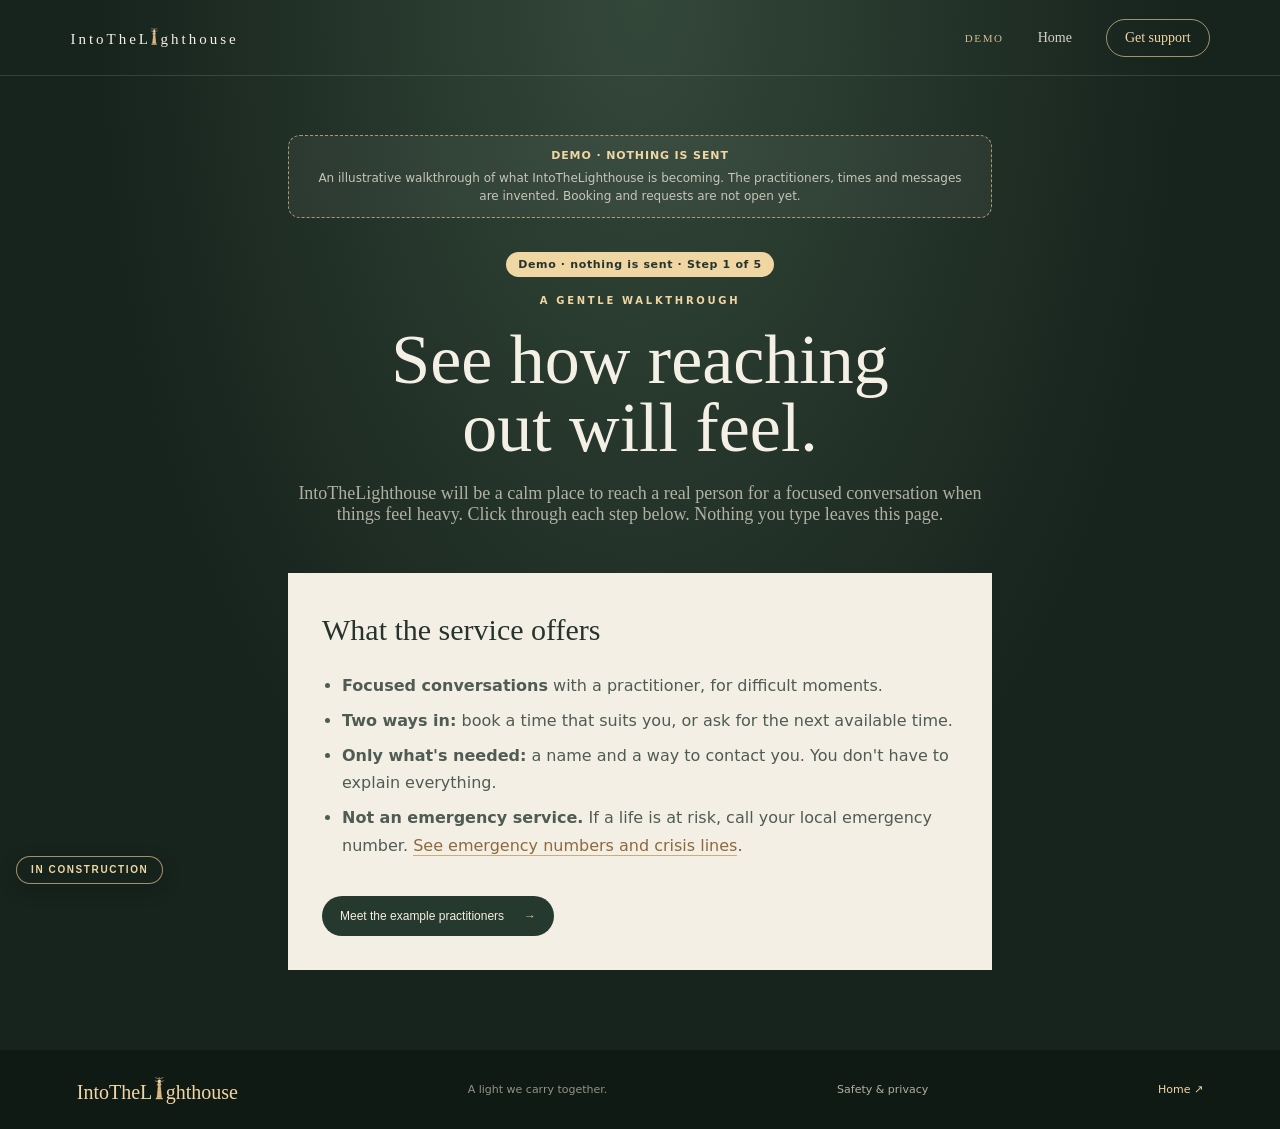
<file: demo/index.html>
<!doctype html><html lang="en"><head><meta charset="utf-8"><meta name="viewport" content="width=device-width,initial-scale=1"><meta name="theme-color" content="#17231d"><meta name="robots" content="noindex, nofollow"><meta name="description" content="Demo walkthrough of the IntoTheLighthouse support journey. Fictional examples; nothing is sent."><title>Demo walkthrough — IntoTheLighthouse</title><link rel="stylesheet" href="../styles.css"><link rel="stylesheet" href="../support.css"><link rel="stylesheet" href="demo.css"></head><body class="support-page demo-page"><header class="topbar"><a class="ecosystem" href="../index.html" aria-label="IntoTheLighthouse"><span class="brand-letters">IntoTheL</span><span class="lighthouse-i" role="img" aria-label="i represented by a lighthouse"><svg viewBox="0 0 44 112" aria-hidden="true" focusable="false"><path class="light-rays" d="M21 8L3 1M23 8L41 1M22 5V0"/><path class="tower" d="M16 39H28L34 104H10L16 39Z"/><path class="tower-detail" d="M16 57H28M14 78H30M12 96H32"/><path class="gallery" d="M12 38H32L29 31H15L12 38Z"/><path class="lantern" d="M16 30V18H28V30M14 18H30L27 13H17L14 18Z"/><path class="lantern-glow" d="M12 21L1 17M32 21L43 17"/><path class="base" d="M7 105H37L40 110H4L7 105Z"/></svg></span><span class="brand-letters">ghthouse</span></a><nav><a class="demo-nav-tag" href="#demo">Demo</a><a href="../index.html">Home</a><a class="active" href="../support.html">Get support</a></nav></header><main class="support-main single-panel demo-main" id="demo"><div class="demo-ribbon" role="note"><strong>Demo · nothing is sent</strong><span>An illustrative walkthrough of what IntoTheLighthouse is becoming. The practitioners, times and messages are invented. Booking and requests are not open yet.</span></div><section class="demo-step" data-step="welcome" aria-labelledby="s-welcome"><p class="demo-badge">Demo · nothing is sent · Step 1 of 5</p><p class="overline">A gentle walkthrough</p><h1 id="s-welcome">See how reaching<br>out will feel.</h1><p class="support-intro">IntoTheLighthouse will be a calm place to reach a real person for a focused conversation when things feel heavy. Click through each step below. Nothing you type leaves this page.</p><div class="setup-panel demo-card"><h2>What the service offers</h2><ul class="demo-points"><li><strong>Focused conversations</strong> with a practitioner, for difficult moments.</li><li><strong>Two ways in:</strong> book a time that suits you, or ask for the next available time.</li><li><strong>Only what's needed:</strong> a name and a way to contact you. You don't have to explain everything.</li><li><strong>Not an emergency service.</strong> If a life is at risk, call your local emergency number. <a href="../safety.html#emergency">See emergency numbers and crisis lines</a>.</li></ul><button class="choice-button" type="button" data-go="practitioners">Meet the example practitioners <span>→</span></button></div></section><section class="demo-step" data-step="practitioners" aria-labelledby="s-practitioners" hidden><p class="demo-badge">Demo · nothing is sent · Step 2 of 5</p><p class="overline">Meet the practitioners</p><h1 id="s-practitioners">Gentle people,<br>ready to listen.</h1><p class="support-intro">These are fictional examples to show how practitioners will be introduced. They are not real people.</p><div class="demo-people" id="demo-people"></div><div class="demo-nav"><button class="demo-back" type="button" data-go="welcome">← Back</button><button class="choice-button" type="button" data-go="choose">Continue <span>→</span></button></div></section><section class="demo-step" data-step="choose" aria-labelledby="s-choose" hidden><p class="demo-badge">Demo · nothing is sent · Step 3 of 5</p><p class="overline">You don't have to figure it all out</p><h1 id="s-choose">How would you like<br>to reach out?</h1><div class="choice-grid"><section class="choice-card"><span class="choice-symbol" aria-hidden="true">◷</span><p class="choice-kicker">PLAN A TIME</p><h2>Book a session</h2><p>Choose a practitioner and a time from their real availability. In this demo, the times are examples.</p><button class="choice-button" type="button" data-go="book">Try booking <span>→</span></button></section><section class="choice-card urgent"><span class="choice-symbol" aria-hidden="true">☼</span><p class="choice-kicker">NEED SUPPORT SOONER?</p><h2>Request the next available time</h2><p>Share the essentials, and the practitioners who are available will be told. In this demo, nothing is sent.</p><button class="choice-button" type="button" data-go="request">Try a request <span>→</span></button></section></div><div class="demo-nav"><button class="demo-back" type="button" data-go="practitioners">← Back</button></div></section><section class="demo-step" data-step="book" aria-labelledby="s-book" hidden><p class="demo-badge">Demo · nothing is sent · Step 4 of 5</p><p class="overline">Book a session (example)</p><h1 id="s-book">Find a time<br>to talk.</h1><form class="request-form demo-form" id="demo-book" novalidate><fieldset class="demo-fieldset"><legend>Who would you like to talk with?</legend><div class="demo-options" id="book-people"></div></fieldset><fieldset class="demo-fieldset"><legend>Example times <span>(invented for this demo)</span></legend><div class="demo-slots" id="book-slots"></div></fieldset><label for="book-name">Your first name</label><input id="book-name" autocomplete="off"><p class="form-note demo-error" id="book-error" role="alert"></p><button class="choice-button submit-button" type="submit">Preview my booking <span>→</span></button><p class="form-note">Demo · nothing is sent. When booking opens, times will come only from each practitioner's real calendar.</p></form><div class="demo-nav"><button class="demo-back" type="button" data-go="choose">← Back</button></div></section><section class="demo-step" data-step="request" aria-labelledby="s-request" hidden><p class="demo-badge">Demo · nothing is sent · Step 4 of 5</p><p class="overline">Request the earliest available support (example)</p><h1 id="s-request">You don't need<br>the perfect words.</h1><form class="request-form demo-form" id="demo-request" novalidate><label for="req-name">Your name</label><input id="req-name" autocomplete="off"><label for="req-method">How should we contact you?</label><select id="req-method"><option>Email</option><option>Phone</option></select><input id="req-contact" autocomplete="off" placeholder="An example email or phone number" aria-label="Contact detail"><label for="req-note">Anything you'd like the practitioner to know? <span>(optional)</span></label><textarea id="req-note" rows="3" placeholder="Share as much or as little as you like."></textarea><label class="consent"><input id="req-consent" type="checkbox"> I agree to be contacted about arranging a support session.</label><p class="form-note demo-error" id="req-error" role="alert"></p><button class="choice-button submit-button" type="submit">Preview my request <span>→</span></button><p class="form-note">Demo · nothing is sent. Please don't type real personal details here.</p></form><div class="demo-nav"><button class="demo-back" type="button" data-go="choose">← Back</button></div></section><section class="demo-step" data-step="done" aria-labelledby="s-done" hidden><p class="demo-badge">Demo · nothing is sent · Step 5 of 5</p><p class="overline">What would happen next</p><h1 id="s-done">Thank you for<br>reaching out.</h1><div class="setup-panel demo-card"><p class="demo-summary" id="demo-summary"></p><h2>In the real service</h2><ol class="demo-points" id="demo-next"></ol><p class="demo-sent"><strong>Demo · nothing is sent.</strong> Nothing was stored or sent, and what you typed has been cleared.</p><div class="demo-nav center"><button class="choice-button" type="button" data-restart>Start the walkthrough again <span>↺</span></button></div></div></section></main><footer><a class="footer-brand" href="../index.html" aria-label="IntoTheLighthouse">IntoTheL<span class="lighthouse-i" role="img" aria-label="i represented by a lighthouse"><svg viewBox="0 0 44 112" aria-hidden="true" focusable="false"><path class="light-rays" d="M21 8L3 1M23 8L41 1M22 5V0"/><path class="tower" d="M16 39H28L34 104H10L16 39Z"/><path class="tower-detail" d="M16 57H28M14 78H30M12 96H32"/><path class="gallery" d="M12 38H32L29 31H15L12 38Z"/><path class="lantern" d="M16 30V18H28V30M14 18H30L27 13H17L14 18Z"/><path class="lantern-glow" d="M12 21L1 17M32 21L43 17"/><path class="base" d="M7 105H37L40 110H4L7 105Z"/></svg></span>ghthouse</a><span>A light we carry together.</span><a class="footer-safety" href="../safety.html">Safety &amp; privacy</a><a href="../index.html">Home ↗</a></footer><script src="demo.js"></script></body></html>
</file>
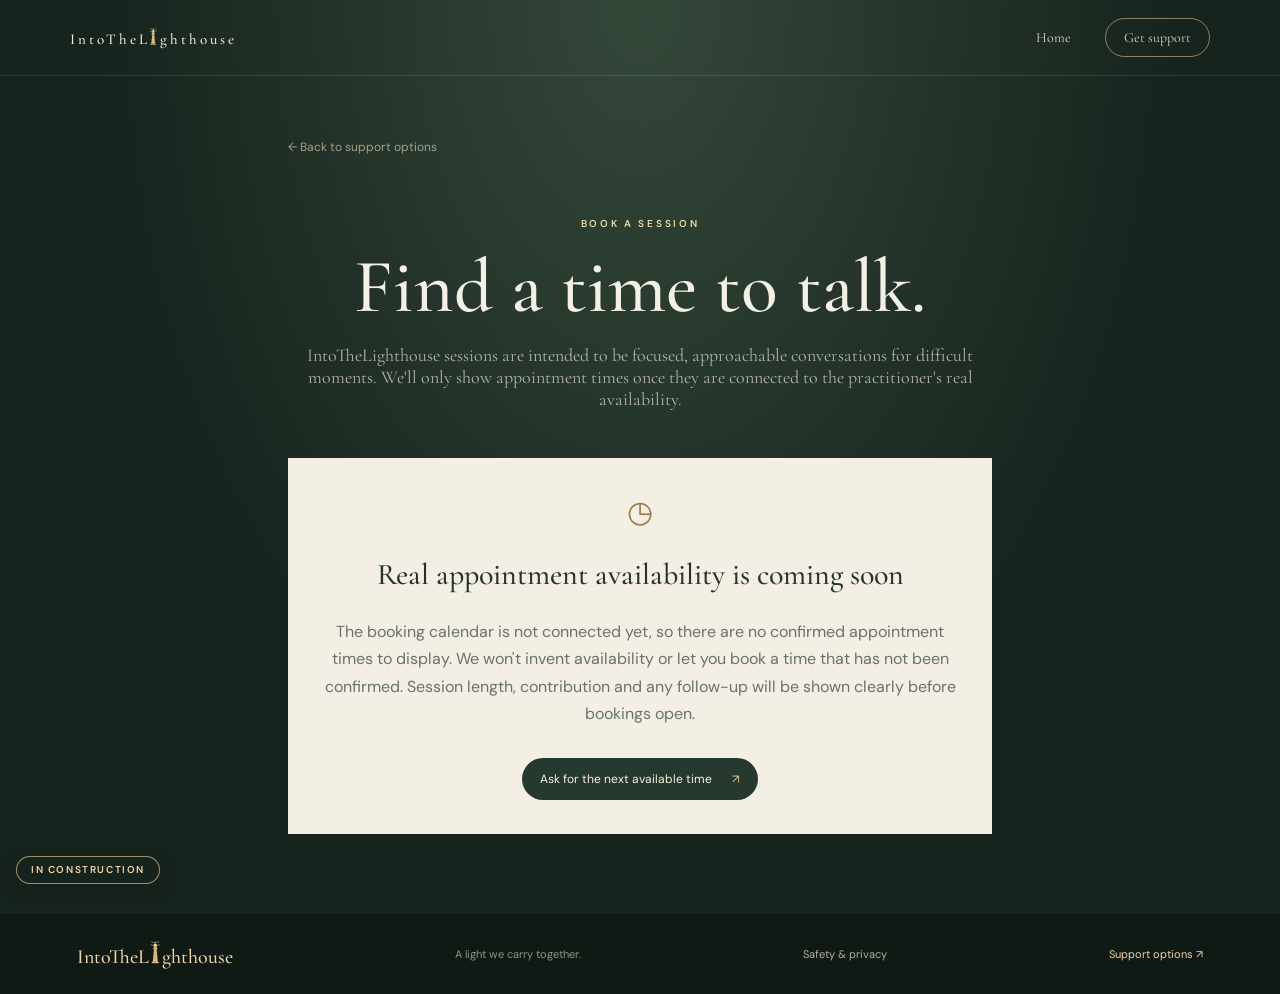
<file: booking.html>
<!doctype html><html lang="en"><head><meta charset="utf-8"><meta name="viewport" content="width=device-width,initial-scale=1"><title>Book a session — IntoTheLighthouse</title><link rel="preconnect" href="https://fonts.googleapis.com"><link rel="preconnect" href="https://fonts.gstatic.com" crossorigin><link href="https://fonts.googleapis.com/css2?family=DM+Sans:wght@400;500;600&family=Cormorant+Garamond:wght@400;500;600&display=swap" rel="stylesheet"><link rel="stylesheet" href="styles.css"><link rel="stylesheet" href="support.css"></head><body class="support-page"><header class="topbar"><a class="ecosystem" href="index.html" aria-label="IntoTheLighthouse"><span class="brand-letters">IntoTheL</span><span class="lighthouse-i" role="img" aria-label="i represented by a lighthouse"><svg viewBox="0 0 44 112" aria-hidden="true" focusable="false"><path class="light-rays" d="M21 8L3 1M23 8L41 1M22 5V0"/><path class="tower" d="M16 39H28L34 104H10L16 39Z"/><path class="tower-detail" d="M16 57H28M14 78H30M12 96H32"/><path class="gallery" d="M12 38H32L29 31H15L12 38Z"/><path class="lantern" d="M16 30V18H28V30M14 18H30L27 13H17L14 18Z"/><path class="lantern-glow" d="M12 21L1 17M32 21L43 17"/><path class="base" d="M7 105H37L40 110H4L7 105Z"/></svg></span><span class="brand-letters">ghthouse</span></a><nav><a href="index.html">Home</a><a href="support.html">Get support</a></nav></header><main class="support-main single-panel"><a class="back-link" href="support.html">← Back to support options</a><p class="overline">Book a session</p><h1>Find a time to talk.</h1><p class="support-intro">IntoTheLighthouse sessions are intended to be focused, approachable conversations for difficult moments. We'll only show appointment times once they are connected to the practitioner's real availability.</p><section class="setup-panel"><span class="choice-symbol">◷</span><h2>Real appointment availability is coming soon</h2><p>The booking calendar is not connected yet, so there are no confirmed appointment times to display. We won't invent availability or let you book a time that has not been confirmed. Session length, contribution and any follow-up will be shown clearly before bookings open.</p><a class="choice-button" href="request.html">Ask for the next available time <span>↗</span></a></section></main><footer><a class="footer-brand" href="index.html" aria-label="IntoTheLighthouse">IntoTheL<span class="lighthouse-i" role="img" aria-label="i represented by a lighthouse"><svg viewBox="0 0 44 112" aria-hidden="true" focusable="false"><path class="light-rays" d="M21 8L3 1M23 8L41 1M22 5V0"/><path class="tower" d="M16 39H28L34 104H10L16 39Z"/><path class="tower-detail" d="M16 57H28M14 78H30M12 96H32"/><path class="gallery" d="M12 38H32L29 31H15L12 38Z"/><path class="lantern" d="M16 30V18H28V30M14 18H30L27 13H17L14 18Z"/><path class="lantern-glow" d="M12 21L1 17M32 21L43 17"/><path class="base" d="M7 105H37L40 110H4L7 105Z"/></svg></span>ghthouse</a><span>A light we carry together.</span><a class="footer-safety" href="safety.html">Safety &amp; privacy</a><a href="support.html">Support options ↗</a></footer></body></html>
</file>
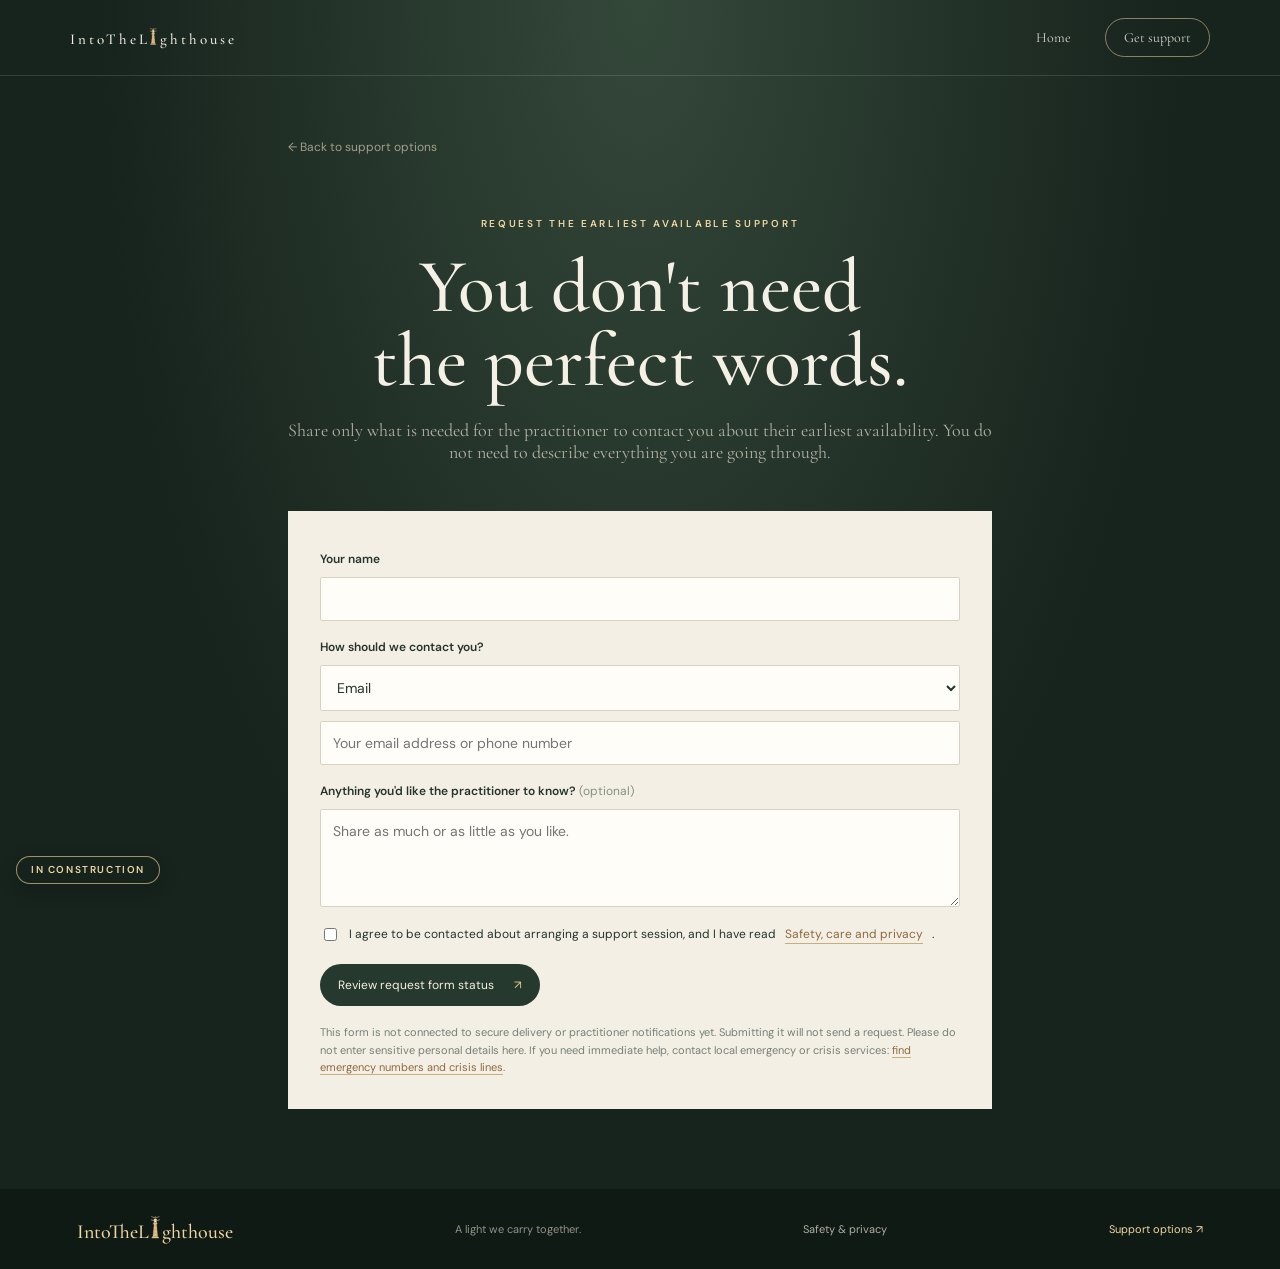
<file: request.html>
<!doctype html><html lang="en"><head><meta charset="utf-8"><meta name="viewport" content="width=device-width,initial-scale=1"><title>Request support — IntoTheLighthouse</title><link rel="preconnect" href="https://fonts.googleapis.com"><link rel="preconnect" href="https://fonts.gstatic.com" crossorigin><link href="https://fonts.googleapis.com/css2?family=DM+Sans:wght@400;500;600&family=Cormorant+Garamond:wght@400;500;600&display=swap" rel="stylesheet"><link rel="stylesheet" href="styles.css"><link rel="stylesheet" href="support.css"></head><body class="support-page"><header class="topbar"><a class="ecosystem" href="index.html" aria-label="IntoTheLighthouse"><span class="brand-letters">IntoTheL</span><span class="lighthouse-i" role="img" aria-label="i represented by a lighthouse"><svg viewBox="0 0 44 112" aria-hidden="true" focusable="false"><path class="light-rays" d="M21 8L3 1M23 8L41 1M22 5V0"/><path class="tower" d="M16 39H28L34 104H10L16 39Z"/><path class="tower-detail" d="M16 57H28M14 78H30M12 96H32"/><path class="gallery" d="M12 38H32L29 31H15L12 38Z"/><path class="lantern" d="M16 30V18H28V30M14 18H30L27 13H17L14 18Z"/><path class="lantern-glow" d="M12 21L1 17M32 21L43 17"/><path class="base" d="M7 105H37L40 110H4L7 105Z"/></svg></span><span class="brand-letters">ghthouse</span></a><nav><a href="index.html">Home</a><a href="support.html">Get support</a></nav></header><main class="support-main single-panel"><a class="back-link" href="support.html">← Back to support options</a><p class="overline">Request the earliest available support</p><h1>You don't need<br>the perfect words.</h1><p class="support-intro">Share only what is needed for the practitioner to contact you about their earliest availability. You do not need to describe everything you are going through.</p><form class="request-form" id="request-form"><label for="name">Your name</label><input id="name" name="name" autocomplete="name" required><label for="method">How should we contact you?</label><select id="method" name="method"><option value="Email">Email</option><option value="Phone">Phone</option></select><input id="contact" name="contact" placeholder="Your email address or phone number" required><label for="message">Anything you'd like the practitioner to know? <span>(optional)</span></label><textarea id="message" name="message" rows="4" placeholder="Share as much or as little as you like."></textarea><div class="form-trap" aria-hidden="true"><label for="website">Leave this empty</label><input id="website" name="website" tabindex="-1" autocomplete="off"></div><label class="consent"><input id="consent" name="consent" type="checkbox" required> I agree to be contacted about arranging a support session, and I have read <a href="safety.html">Safety, care and privacy</a>.</label><button class="choice-button submit-button" type="submit">Review request form status <span>↗</span></button><p class="form-note" id="form-note">This form is not connected to secure delivery or practitioner notifications yet. Submitting it will not send a request. Please do not enter sensitive personal details here. If you need immediate help, contact local emergency or crisis services: <a href="safety.html#emergency">find emergency numbers and crisis lines</a>.</p></form></main><footer><a class="footer-brand" href="index.html" aria-label="IntoTheLighthouse">IntoTheL<span class="lighthouse-i" role="img" aria-label="i represented by a lighthouse"><svg viewBox="0 0 44 112" aria-hidden="true" focusable="false"><path class="light-rays" d="M21 8L3 1M23 8L41 1M22 5V0"/><path class="tower" d="M16 39H28L34 104H10L16 39Z"/><path class="tower-detail" d="M16 57H28M14 78H30M12 96H32"/><path class="gallery" d="M12 38H32L29 31H15L12 38Z"/><path class="lantern" d="M16 30V18H28V30M14 18H30L27 13H17L14 18Z"/><path class="lantern-glow" d="M12 21L1 17M32 21L43 17"/><path class="base" d="M7 105H37L40 110H4L7 105Z"/></svg></span>ghthouse</a><span>A light we carry together.</span><a class="footer-safety" href="safety.html">Safety &amp; privacy</a><a href="support.html">Support options ↗</a></footer><script src="itl-config.js"></script><script src="request.js"></script></body></html>
</file>
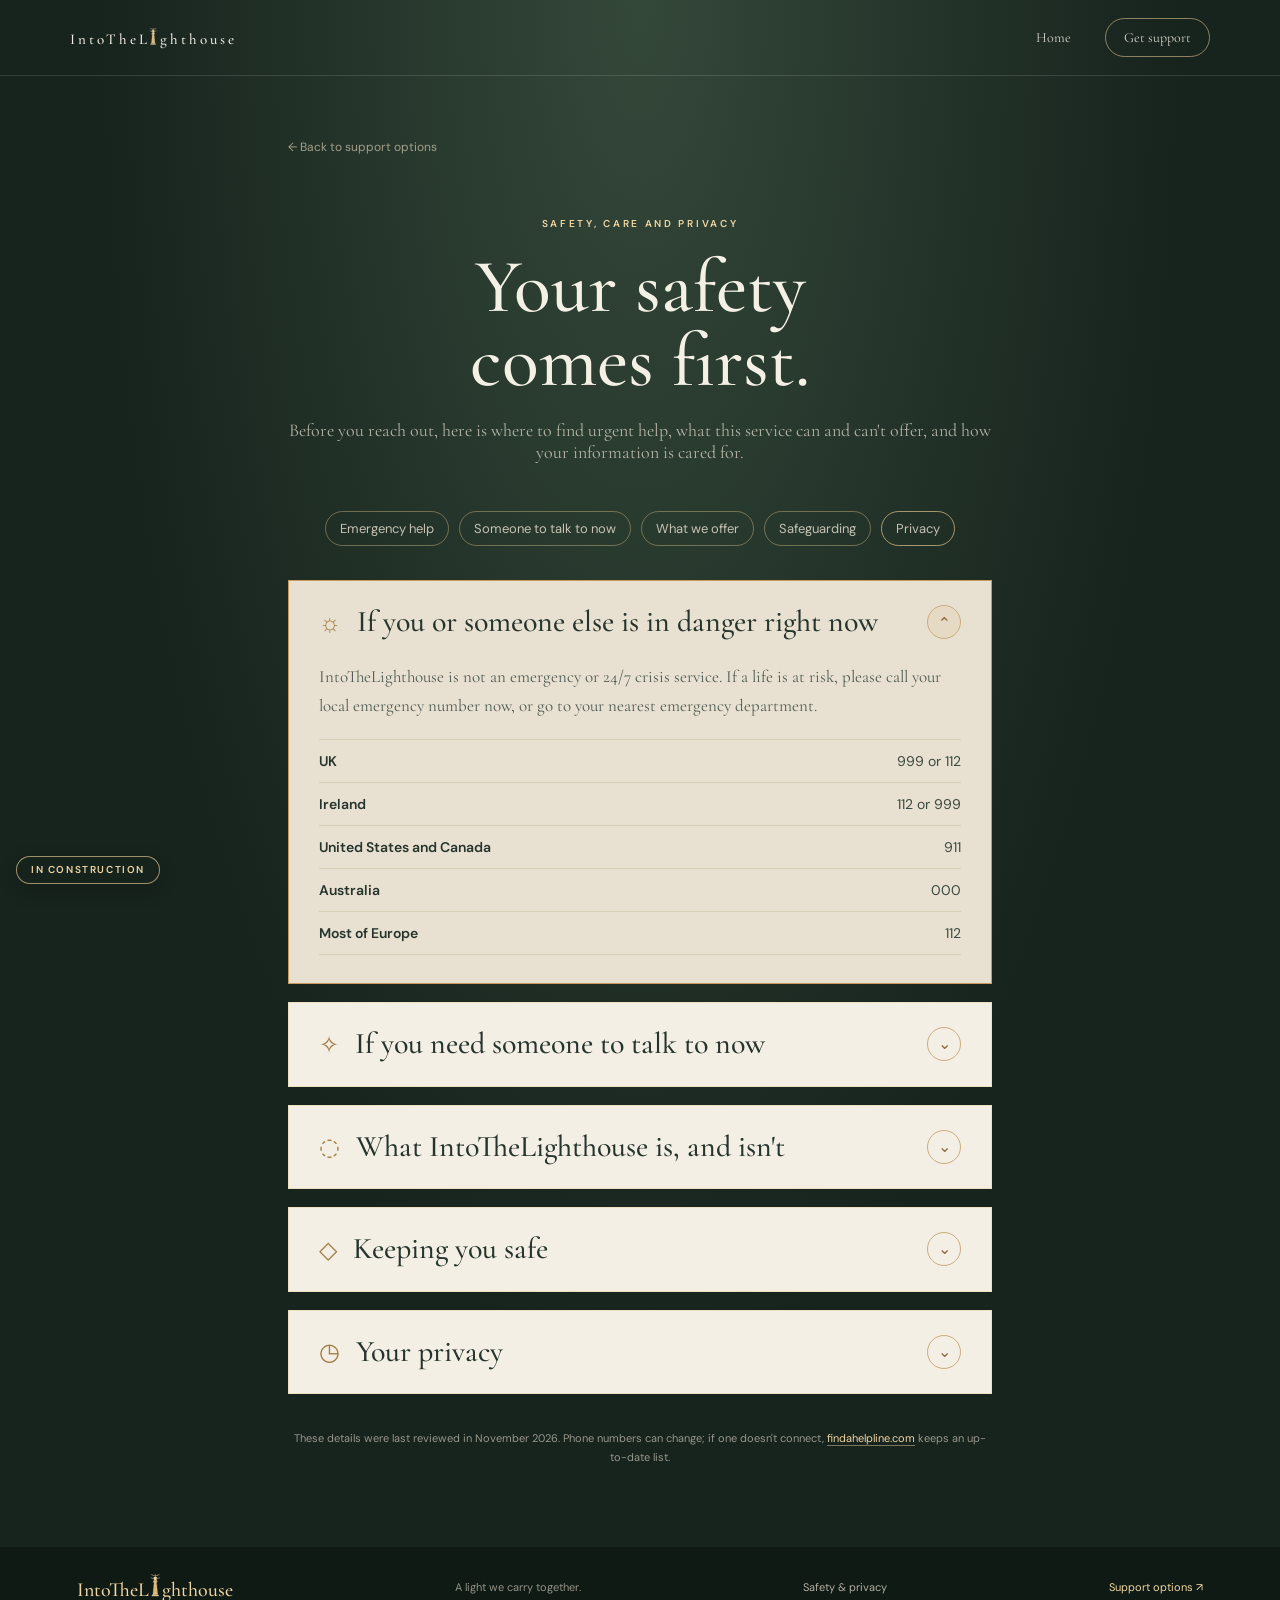
<file: safety.html>
<!doctype html><html lang="en"><head><meta charset="utf-8"><meta name="viewport" content="width=device-width,initial-scale=1"><meta name="description" content="Emergency numbers, free crisis lines, safeguarding and privacy at IntoTheLighthouse."><title>Safety, care and privacy — IntoTheLighthouse</title><link rel="preconnect" href="https://fonts.googleapis.com"><link rel="preconnect" href="https://fonts.gstatic.com" crossorigin><link href="https://fonts.googleapis.com/css2?family=DM+Sans:wght@400;500;600&family=Cormorant+Garamond:wght@400;500;600&display=swap" rel="stylesheet"><link rel="stylesheet" href="styles.css"><link rel="stylesheet" href="support.css"></head><body class="support-page"><header class="topbar"><a class="ecosystem" href="index.html" aria-label="IntoTheLighthouse"><span class="brand-letters">IntoTheL</span><span class="lighthouse-i" role="img" aria-label="i represented by a lighthouse"><svg viewBox="0 0 44 112" aria-hidden="true" focusable="false"><path class="light-rays" d="M21 8L3 1M23 8L41 1M22 5V0"/><path class="tower" d="M16 39H28L34 104H10L16 39Z"/><path class="tower-detail" d="M16 57H28M14 78H30M12 96H32"/><path class="gallery" d="M12 38H32L29 31H15L12 38Z"/><path class="lantern" d="M16 30V18H28V30M14 18H30L27 13H17L14 18Z"/><path class="lantern-glow" d="M12 21L1 17M32 21L43 17"/><path class="base" d="M7 105H37L40 110H4L7 105Z"/></svg></span><span class="brand-letters">ghthouse</span></a><nav><a href="index.html">Home</a><a href="support.html">Get support</a></nav></header><main class="support-main single-panel safety-main"><a class="back-link" href="support.html">← Back to support options</a><p class="overline">Safety, care and privacy</p><h1>Your safety<br>comes first.</h1><p class="support-intro">Before you reach out, here is where to find urgent help, what this service can and can't offer, and how your information is cared for.</p><nav class="safety-contents" aria-label="On this page"><a href="#emergency">Emergency help</a><a href="#crisis-lines">Someone to talk to now</a><a href="#what-itl-is">What we offer</a><a href="#safeguarding">Safeguarding</a><a href="#privacy">Privacy</a></nav><details class="safety-card urgent-card" id="emergency" open><summary><span class="choice-symbol" aria-hidden="true">☼</span><h2 id="emergency-title">If you or someone else is in danger right now</h2><span class="safety-toggle" aria-hidden="true">⌄</span></summary><div class="safety-body"><p>IntoTheLighthouse is not an emergency or 24/7 crisis service. If a life is at risk, please call your local emergency number now, or go to your nearest emergency department.</p><ul class="resource-list"><li><strong>UK</strong><span>999 or 112</span></li><li><strong>Ireland</strong><span>112 or 999</span></li><li><strong>United States and Canada</strong><span>911</span></li><li><strong>Australia</strong><span>000</span></li><li><strong>Most of Europe</strong><span>112</span></li></ul></div></details><details class="safety-card" id="crisis-lines"><summary><span class="choice-symbol" aria-hidden="true">✧</span><h2 id="crisis-title">If you need someone to talk to now</h2><span class="safety-toggle" aria-hidden="true">⌄</span></summary><div class="safety-body"><p>These free, confidential lines are open day and night. You don't need to be in danger to call; feeling overwhelmed is reason enough.</p><ul class="resource-list"><li><strong>UK and Ireland</strong><span>Samaritans: call 116 123</span></li><li><strong>United States</strong><span>988 Suicide &amp; Crisis Lifeline: call or text 988</span></li><li><strong>Canada</strong><span>9-8-8 Suicide Crisis Helpline: call or text 988</span></li><li><strong>Australia</strong><span>Lifeline: call 13 11 14</span></li><li><strong>Anywhere else</strong><span><a href="https://findahelpline.com" rel="noopener">findahelpline.com</a> lists free helplines in many countries</span></li></ul><h3 class="resource-subhead">For children and young people</h3><ul class="resource-list"><li><strong>UK</strong><span>Childline: call 0800 1111</span></li><li><strong>Ireland</strong><span>ISPCC Childline: call 1800 66 66 66</span></li><li><strong>United States</strong><span>988 is for all ages: call or text 988</span></li><li><strong>Canada</strong><span>Kids Help Phone: call 1-800-668-6868 or text CONNECT to 686868</span></li><li><strong>Australia</strong><span>Kids Helpline: call 1800 55 1800</span></li><li><strong>Most of Europe</strong><span>Child helplines: call 116 111</span></li></ul></div></details><details class="safety-card" id="what-itl-is"><summary><span class="choice-symbol" aria-hidden="true">◌</span><h2 id="what-title">What IntoTheLighthouse is, and isn't</h2><span class="safety-toggle" aria-hidden="true">⌄</span></summary><div class="safety-body"><p>IntoTheLighthouse offers focused, human conversations for difficult moments: a calm place to be heard and to find your next step.</p><p>It is not an emergency service, it is not available around the clock, and it does not replace medical care, diagnosis or treatment. If you are already working with a doctor or mental health professional, please keep in touch with them too.</p><p><strong>Who we support.</strong> Adults are welcome. Young people under 18 are welcome too, and are supported only by practitioners who hold the legal qualifications to work with under-18s.</p></div></details><details class="safety-card" id="safeguarding"><summary><span class="choice-symbol" aria-hidden="true">◇</span><h2 id="safeguarding-title">Keeping you safe</h2><span class="safety-toggle" aria-hidden="true">⌄</span></summary><div class="safety-body"><p>What you share in a conversation stays between you and the practitioner.</p><p>There is one exception. If we believe that you, or someone else, especially a child, is at serious risk of harm, we may need to contact emergency or safeguarding services. Wherever it is safe to do so, we will talk with you about it first.</p></div></details><details class="safety-card" id="privacy"><summary><span class="choice-symbol" aria-hidden="true">◷</span><h2 id="privacy-title">Your privacy</h2><span class="safety-toggle" aria-hidden="true">⌄</span></summary><div class="safety-body"><p><strong>Right now, nothing you type here is collected.</strong> The request form is not connected yet, so it does not send or store anything. This site uses no tracking or advertising cookies. Its fonts load from Google Fonts, which means your browser contacts Google's servers to display the text.</p><p>Before bookings or requests open, this page will set out plainly what we collect and why, where it is kept and who can see it, how long we keep it, and how to ask for it to be deleted. We will only ask for what is needed to contact you, and we will never sell your details or use them for marketing.</p><p><strong>Reviews.</strong> If you would like to leave a review of your experience, it is warmly welcome. That is always your own invitation to make: we won't ask you for one or encourage it.</p></div></details><p class="safety-note">These details were last reviewed in November 2026. Phone numbers can change; if one doesn't connect, <a href="https://findahelpline.com" rel="noopener">findahelpline.com</a> keeps an up-to-date list.</p></main><footer><a class="footer-brand" href="index.html" aria-label="IntoTheLighthouse">IntoTheL<span class="lighthouse-i" role="img" aria-label="i represented by a lighthouse"><svg viewBox="0 0 44 112" aria-hidden="true" focusable="false"><path class="light-rays" d="M21 8L3 1M23 8L41 1M22 5V0"/><path class="tower" d="M16 39H28L34 104H10L16 39Z"/><path class="tower-detail" d="M16 57H28M14 78H30M12 96H32"/><path class="gallery" d="M12 38H32L29 31H15L12 38Z"/><path class="lantern" d="M16 30V18H28V30M14 18H30L27 13H17L14 18Z"/><path class="lantern-glow" d="M12 21L1 17M32 21L43 17"/><path class="base" d="M7 105H37L40 110H4L7 105Z"/></svg></span>ghthouse</a><span>A light we carry together.</span><a class="footer-safety" href="safety.html">Safety &amp; privacy</a><a href="support.html">Support options ↗</a></footer><script src="safety.js"></script></body></html>
</file>
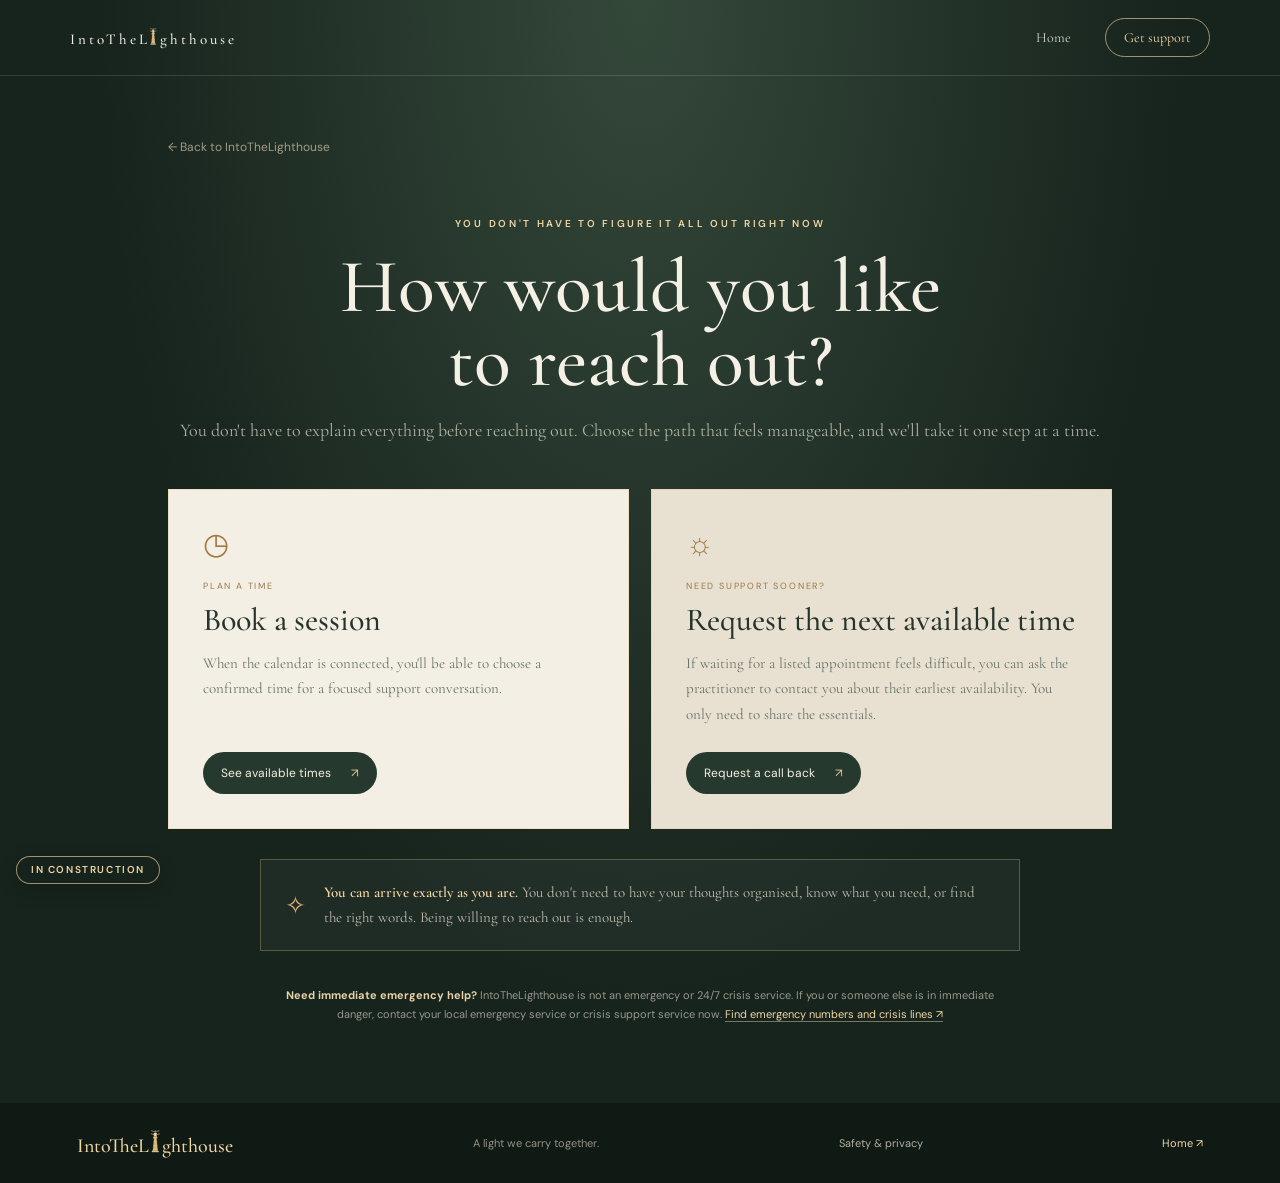
<file: support.html>
<!doctype html>
<html lang="en"><head><meta charset="utf-8"><meta name="viewport" content="width=device-width,initial-scale=1"><meta name="theme-color" content="#17231d"><title>Reach out for support — IntoTheLighthouse</title><link rel="preconnect" href="https://fonts.googleapis.com"><link rel="preconnect" href="https://fonts.gstatic.com" crossorigin><link href="https://fonts.googleapis.com/css2?family=DM+Sans:wght@400;500;600;700&family=Cormorant+Garamond:wght@400;500;600&display=swap" rel="stylesheet"><link rel="stylesheet" href="styles.css"><link rel="stylesheet" href="support.css"></head><body class="support-page"><header class="topbar"><a class="ecosystem" href="index.html" aria-label="IntoTheLighthouse"><span class="brand-letters">IntoTheL</span><span class="lighthouse-i" role="img" aria-label="i represented by a lighthouse"><svg viewBox="0 0 44 112" aria-hidden="true" focusable="false"><path class="light-rays" d="M21 8L3 1M23 8L41 1M22 5V0"/><path class="tower" d="M16 39H28L34 104H10L16 39Z"/><path class="tower-detail" d="M16 57H28M14 78H30M12 96H32"/><path class="gallery" d="M12 38H32L29 31H15L12 38Z"/><path class="lantern" d="M16 30V18H28V30M14 18H30L27 13H17L14 18Z"/><path class="lantern-glow" d="M12 21L1 17M32 21L43 17"/><path class="base" d="M7 105H37L40 110H4L7 105Z"/></svg></span><span class="brand-letters">ghthouse</span></a><nav><a href="index.html">Home</a><a class="active" href="support.html">Get support</a></nav></header><main class="support-main"><a class="back-link" href="index.html">← Back to IntoTheLighthouse</a><p class="overline">You don't have to figure it all out right now</p><h1>How would you like<br>to reach out?</h1><p class="support-intro">You don't have to explain everything before reaching out. Choose the path that feels manageable, and we'll take it one step at a time.</p><div class="choice-grid"><section class="choice-card"><span class="choice-symbol">◷</span><p class="choice-kicker">PLAN A TIME</p><h2>Book a session</h2><p>When the calendar is connected, you'll be able to choose a confirmed time for a focused support conversation.</p><a class="choice-button" href="booking.html">See available times <span>↗</span></a></section><section class="choice-card urgent"><span class="choice-symbol">☼</span><p class="choice-kicker">NEED SUPPORT SOONER?</p><h2>Request the next available time</h2><p>If waiting for a listed appointment feels difficult, you can ask the practitioner to contact you about their earliest availability. You only need to share the essentials.</p><a class="choice-button" href="request.html">Request a call back <span>↗</span></a></section></div><div class="support-reassurance"><span>✧</span><p><strong>You can arrive exactly as you are.</strong> You don't need to have your thoughts organised, know what you need, or find the right words. Being willing to reach out is enough.</p></div><p class="safety-note"><strong>Need immediate emergency help?</strong> IntoTheLighthouse is not an emergency or 24/7 crisis service. If you or someone else is in immediate danger, contact your local emergency service or crisis support service now. <a href="safety.html#emergency">Find emergency numbers and crisis lines ↗</a></p></main><footer><a class="footer-brand" href="index.html" aria-label="IntoTheLighthouse">IntoTheL<span class="lighthouse-i" role="img" aria-label="i represented by a lighthouse"><svg viewBox="0 0 44 112" aria-hidden="true" focusable="false"><path class="light-rays" d="M21 8L3 1M23 8L41 1M22 5V0"/><path class="tower" d="M16 39H28L34 104H10L16 39Z"/><path class="tower-detail" d="M16 57H28M14 78H30M12 96H32"/><path class="gallery" d="M12 38H32L29 31H15L12 38Z"/><path class="lantern" d="M16 30V18H28V30M14 18H30L27 13H17L14 18Z"/><path class="lantern-glow" d="M12 21L1 17M32 21L43 17"/><path class="base" d="M7 105H37L40 110H4L7 105Z"/></svg></span>ghthouse</a><span>A light we carry together.</span><a class="footer-safety" href="safety.html">Safety &amp; privacy</a><a href="index.html">Home ↗</a></footer></body></html>
</file>
<file: styles.css>
:root{--night:#17231d;--night2:#202f27;--cream:#f5f0e5;--gold:#d9b477;--gold2:#f0d6a3;--ink:#25342d;--muted:#6d776e}*{box-sizing:border-box}html{scroll-behavior:smooth}body{margin:0;background:var(--night);color:var(--cream);font-family:"DM Sans",sans-serif}a{color:inherit;text-decoration:none}.topbar{height:76px;position:absolute;z-index:10;inset:0 0 auto;display:flex;align-items:center;justify-content:space-between;padding:0 5.5vw;border-bottom:1px solid #ffffff20}.ecosystem{display:flex;align-items:center;gap:12px;font:500 15px "Cormorant Garamond",serif;letter-spacing:.2em}.sun-mark{font-size:28px;color:var(--gold)}nav{display:flex;align-items:center;gap:34px;font:14px "Cormorant Garamond",serif}nav a{opacity:.85}nav a:hover,nav .active{color:var(--gold2);opacity:1}nav a:last-child{border:1px solid #e7c991aa;border-radius:30px;padding:10px 18px}nav a span{margin-left:8px}.hero{min-height:760px;height:100svh;max-height:980px;position:relative;display:grid;place-items:center;overflow:hidden;background:radial-gradient(ellipse at 66% 28%,#b77e4a 0,#52604d 24%,#26392e 52%,#17231d 80%)}.landscape{position:absolute;inset:0;overflow:hidden;background:linear-gradient(180deg,#6b7370 0%,#c18e62 30%,#435246 58%,#18271f 100%)}.sun{position:absolute;width:190px;height:190px;border-radius:50%;right:19%;top:13%;background:radial-gradient(circle,#fff2c7 0,#f6c879 13%,#e5a65e55 43%,transparent 72%);filter:blur(2px);box-shadow:0 0 100px 45px #efb96b55}.mountain{position:absolute;left:-5%;width:115%;height:55%;bottom:20%;clip-path:polygon(0 70%,12% 42%,20% 56%,35% 20%,47% 53%,61% 15%,72% 48%,85% 24%,100% 61%,100% 100%,0 100%)}.mountain-back{background:linear-gradient(140deg,#4e5b50,#8c795f 48%,#314338);opacity:.9}.mountain-front{bottom:12%;height:48%;clip-path:polygon(0 50%,14% 26%,28% 57%,43% 19%,56% 53%,72% 12%,87% 48%,100% 30%,100% 100%,0 100%);background:linear-gradient(150deg,#35483b,#1c3027 70%)}.mist{position:absolute;inset:43% 0 16%;background:linear-gradient(180deg,transparent,#e7d0a322 20%,#d5d0b31c 50%,transparent);filter:blur(18px)}.forest{position:absolute;bottom:0;left:0;right:0;height:29%;background:linear-gradient(0deg,#111d17 0%,#1c3024dd 62%,transparent);clip-path:polygon(0 33%,3% 10%,5% 40%,8% 4%,11% 42%,14% 13%,18% 44%,21% 6%,24% 42%,27% 16%,31% 45%,35% 8%,39% 40%,43% 15%,47% 48%,52% 8%,56% 43%,60% 11%,64% 48%,69% 5%,73% 40%,77% 12%,81% 45%,85% 6%,89% 43%,93% 14%,97% 42%,100% 10%,100% 100%,0 100%)}.hero-shade{position:absolute;inset:0;background:linear-gradient(90deg,#121d19b8,#17231d65 48%,#17231d36),linear-gradient(0deg,#111d17 0%,transparent 28%,#17231d22 100%)}.hero-content{position:relative;z-index:2;text-align:center;width:min(700px,88vw);padding:100px 0 70px}.hope-emblem{height:110px;display:flex;align-items:center;justify-content:center;position:relative;color:var(--gold2);margin-bottom:6px}.emblem-rays{font-size:80px;text-shadow:0 0 28px #f8d69b}.emblem-hands{position:absolute;top:58px;font-size:68px;transform:rotate(180deg);font-family:serif;text-shadow:0 0 20px #f8d69b}.overline{text-transform:uppercase;letter-spacing:.27em;font-size:10px;color:var(--gold2);font-weight:600}.hero h1{font:500 clamp(64px,10vw,112px)/.9 "Cormorant Garamond",serif;letter-spacing:.09em;margin:18px 0 10px;text-shadow:0 3px 30px #1118}.tagline{font:italic clamp(18px,2.6vw,27px) "Cormorant Garamond",serif;color:#f2e8d4;margin:0}.ornament{display:flex;align-items:center;justify-content:center;gap:13px;color:var(--gold2);margin:22px auto;font-size:19px}.ornament span{height:1px;width:110px;background:linear-gradient(90deg,transparent,var(--gold))}.ornament span:last-child{transform:rotate(180deg)}.intro{max-width:480px;margin:0 auto;color:#f7f1e7e8;font:16px/1.8 "Cormorant Garamond",serif}.primary-button{display:inline-flex;align-items:center;gap:28px;margin-top:27px;padding:15px 30px;border:1px solid #ffe0a3;border-radius:40px;background:linear-gradient(120deg,#d79a4c,#a86b2d);box-shadow:0 0 28px #e5a84d88,inset 0 1px #fff8;color:#fff9ed;font:600 15px "Cormorant Garamond",serif;transition:transform .2s,box-shadow .2s}.primary-button:hover{transform:translateY(-2px);box-shadow:0 0 38px #e5a84dbb}.primary-button span{font-family:sans-serif}.gentle-note{margin:16px 0 0;color:#eee5d1a8;font:italic 13px "Cormorant Garamond",serif}.hero-foot{position:absolute;bottom:25px;left:5.5vw;right:5.5vw;display:flex;justify-content:space-between;color:#f2e8d477;font-size:8px;letter-spacing:.25em}.essentials{background:var(--night);display:grid;grid-template-columns:repeat(4,1fr);padding:58px 7vw 68px;gap:32px}.principle{text-align:center;padding:0 16px;border-right:1px solid #e4c58b38}.principle:last-child{border:0}.principle-icon{color:var(--gold);font-size:30px}.principle h2{font:500 15px "Cormorant Garamond",serif;letter-spacing:.14em;text-transform:uppercase;margin:12px 0}.principle p{font:14px/1.6 "Cormorant Garamond",serif;color:#e9e3d4b8;max-width:230px;margin:auto}.closing{text-align:center;background:linear-gradient(180deg,#f0ebdf,#e7e0d1);color:var(--ink);padding:90px 20px 100px}.closing .overline{color:#9c7847}.closing h2{font:500 clamp(38px,5vw,60px)/1.05 "Cormorant Garamond",serif;margin:18px 0 26px}.text-link{display:inline-block;color:#8d693e;border-bottom:1px solid #b18a56;padding:0 0 9px;font:600 13px "DM Sans",sans-serif}.text-link span{margin-left:14px}footer{display:flex;align-items:center;justify-content:space-between;padding:27px 6vw;background:#101a15;color:#d8d0c0a8;font-size:11px}footer .footer-brand{font:500 20px "Cormorant Garamond",serif;letter-spacing:.18em;color:var(--gold2)}footer a:last-child{color:var(--gold2)}@media(max-width:700px){.topbar{height:68px;padding:0 5vw}.ecosystem{font-size:12px}nav{gap:14px;font-size:12px}nav a:nth-child(2){display:none}nav a:last-child{padding:9px 13px}.hero{min-height:720px}.hero-content{padding-top:95px}.hero h1{font-size:68px}.tagline{font-size:19px}.intro{font-size:15px;max-width:360px}.hero-foot{font-size:7px;letter-spacing:.13em;bottom:17px}.hero-foot span:last-child{display:none}.essentials{grid-template-columns:repeat(2,1fr);padding:42px 5vw;gap:30px 10px}.principle{border:0;padding:0 8px}.principle:nth-child(odd){border-right:1px solid #e4c58b38}.principle p{font-size:13px}footer{gap:14px;flex-wrap:wrap}footer>span{order:3;width:100%}}@media(prefers-reduced-motion:reduce){html{scroll-behavior:auto}*{transition:none!important}}
/* The "i" of "Lighthouse" is a lighthouse: the letter becomes the brand's beacon. */
.itl-wordmark{display:flex;align-items:center;justify-content:center;gap:.015em;white-space:nowrap}
/* "IntoTheLighthouse" is longer than the old wordmark: scale it to fit the hero on every screen width. */
.hero .itl-wordmark{font-size:clamp(30px,9.4vw,76px)}
.lighthouse-i{display:inline-flex;align-items:center;justify-content:center;width:.36em;height:1.02em;margin:0 .025em;vertical-align:middle;transform:translateY(-.025em)}
.lighthouse-i svg{display:block;width:100%;height:100%;overflow:visible}
.lighthouse-i .tower{fill:#d9b477;stroke:#f0d6a3;stroke-width:1.2}
.lighthouse-i .tower-detail,.lighthouse-i .gallery,.lighthouse-i .lantern,.lighthouse-i .base{fill:none;stroke:#f0d6a3;stroke-width:1.8;stroke-linecap:round;stroke-linejoin:round}
.lighthouse-i .gallery,.lighthouse-i .base{fill:#d9b477}
.lighthouse-i .light-rays,.lighthouse-i .lantern-glow{fill:none;stroke:#f0d6a3;stroke-width:1.5;stroke-linecap:round;filter:drop-shadow(0 0 3px #f0d6a3)}
.lighthouse-i .lantern{fill:#f5d99f}
.footer-brand .lighthouse-i{height:1.2em;width:.4em}
@media(max-width:700px){.hero .itl-wordmark{font-size:9.4vw}.lighthouse-i{width:.36em}}

/* Compact header wordmark: lighthouse I slightly taller, with its base aligned to the lettering. */
.ecosystem{align-items:flex-end;gap:.015em;line-height:1}
.ecosystem .lighthouse-i{width:.42em;height:1.55em;margin:0 .015em -.015em;flex:0 0 auto}
.ecosystem .lighthouse-i svg{width:100%;height:100%;overflow:visible}

/* Unified IntoTheLighthouse header symbol across every page: balanced spacing around the lighthouse I. */
.ecosystem{gap:0;letter-spacing:0;align-items:flex-end;line-height:1}
.ecosystem .brand-letters{letter-spacing:.2em}
.ecosystem .lighthouse-i{width:.42em;height:1.55em;margin:0 .12em -.015em;flex:0 0 auto}
.ecosystem .lighthouse-i svg{display:block;width:100%;height:100%;overflow:visible}
@media(max-width:700px){.ecosystem .lighthouse-i{height:1.55em;width:.42em;margin-left:.12em;margin-right:.12em}}
/* Mid-word lighthouse (the "i" of Lighthouse): the letters before it already carry .2em tracking, so space only after it. */
.ecosystem .lighthouse-i{margin-left:0;margin-right:.2em}
/* Baseline alignment (Cassidy, 9 Nov 2026): the lighthouse stands on the same baseline as the letters
   and rises above them, the tallest "letter" in the wordmark. Header, home-page title and footer. */
.itl-wordmark,.ecosystem,body footer .footer-brand{align-items:baseline}
.itl-wordmark .lighthouse-i,.ecosystem .lighthouse-i,body footer .footer-brand .lighthouse-i{height:1.1em;width:.43em;margin-bottom:0;transform:translateY(.022em);vertical-align:baseline}
.itl-wordmark .lighthouse-i{margin-left:.02em;margin-right:.04em}


/* A calm, expandable explanation of the IntoTheLighthouse connection experience. */
.what-to-expect{background:linear-gradient(180deg,#203128 0%,#19271f 100%);padding:76px 8vw 82px;text-align:center;border-top:1px solid #d9b47718;border-bottom:1px solid #d9b47718}
.what-to-expect>.overline{margin:0 0 12px}
.what-to-expect>h2{font:500 clamp(34px,4.5vw,48px)/1.08 "Cormorant Garamond",serif;color:var(--cream);margin:0 0 30px}
.connection-accordion{max-width:900px;margin:0 auto;text-align:left;border:1px solid #d9b47755;border-radius:18px;background:linear-gradient(120deg,#f5f0e509,#d9b47708);box-shadow:0 18px 55px #08120d35;overflow:hidden;transition:border-color .25s,background .25s}
.connection-accordion[open]{border-color:#d9b4779c;background:linear-gradient(120deg,#f5f0e510,#d9b4770d)}
.connection-accordion summary{list-style:none;cursor:pointer;display:flex;align-items:center;gap:20px;padding:23px 26px;min-height:94px;outline:none}
.connection-accordion summary::-webkit-details-marker{display:none}
.connection-accordion summary:focus-visible{outline:2px solid var(--gold2);outline-offset:-5px;border-radius:16px}
.accordion-symbol{width:44px;height:44px;flex:0 0 44px;border:1px solid #d9b47770;border-radius:50%;display:grid;place-items:center;color:var(--gold2);font-size:22px;background:#d9b47710}
.accordion-label{display:grid;gap:5px;flex:1}
.accordion-label strong{font:500 22px "Cormorant Garamond",serif;color:#f4ead7}
.accordion-label small{font:12px/1.5 "DM Sans",sans-serif;color:#e9e3d4a8}
.accordion-toggle{width:34px;height:34px;flex:0 0 34px;border:1px solid #d9b47765;border-radius:50%;display:grid;place-items:center;position:relative;transition:transform .3s,background .3s}
.accordion-toggle span{position:absolute;width:12px;height:1px;background:var(--gold2);transition:transform .3s}
.accordion-toggle span:last-child{transform:rotate(90deg)}
.connection-accordion[open] .accordion-toggle{transform:rotate(180deg);background:#d9b47718}
.connection-accordion[open] .accordion-toggle span:last-child{transform:rotate(0)}
.accordion-content{padding:0 27px 26px;animation:accordion-reveal .35s ease both}
@keyframes accordion-reveal{from{opacity:0;transform:translateY(-7px)}to{opacity:1;transform:translateY(0)}}
.expect-grid{display:grid;grid-template-columns:repeat(3,minmax(0,1fr));gap:0;border-top:1px solid #d9b47735;padding-top:26px}
.expect-grid>div{padding:8px 24px 12px;border-right:1px solid #d9b47730}
.expect-grid>div:first-child{padding-left:0}
.expect-grid>div:last-child{border:0;padding-right:0}
.expect-grid>div>span{font:italic 19px "Cormorant Garamond",serif;color:var(--gold)}
.expect-grid h3{font:500 21px/1.1 "Cormorant Garamond",serif;color:#f1e6d2;margin:13px 0 9px}
.expect-grid p{font:13px/1.75 "DM Sans",sans-serif;color:#e9e3d4b8;margin:0}
.expect-note{max-width:690px;margin:23px auto 0;padding:15px 18px;border-left:2px solid #d9b47780;background:#d9b4770a;text-align:left;color:#e9e3d49c;font:12px/1.7 "DM Sans",sans-serif}
@media(max-width:700px){.what-to-expect{padding:58px 5vw 62px}.what-to-expect>h2{margin-bottom:23px}.connection-accordion summary{gap:13px;padding:18px 16px;min-height:84px}.accordion-symbol{width:38px;height:38px;flex-basis:38px}.accordion-label strong{font-size:19px}.accordion-label small{font-size:11px}.accordion-content{padding:0 17px 19px}.expect-grid{grid-template-columns:1fr;gap:0;padding-top:13px}.expect-grid>div,.expect-grid>div:first-child,.expect-grid>div:last-child{padding:17px 2px;border-right:0;border-bottom:1px solid #d9b47730}.expect-grid>div:last-child{border-bottom:0}.expect-grid h3{margin:7px 0}.expect-note{margin-top:14px;padding:12px;font-size:11px}}
@media(prefers-reduced-motion:reduce){.connection-accordion,.accordion-toggle,.accordion-toggle span{transition:none}.accordion-content{animation:none}}


/* A quieter, human-first practitioner introduction. */
.practitioner-directory{background:#f1ecdf;color:#25342d;padding:78px 8vw 62px}
.practitioner-profile{max-width:980px;margin:0 auto;display:grid;grid-template-columns:minmax(0,1.03fr) minmax(280px,.97fr);align-items:center;gap:clamp(34px,6vw,76px)}
.practitioner-gallery{min-width:0}
.gallery-frame{position:relative;aspect-ratio:4/4.5;max-height:520px;overflow:hidden;border-radius:4px 90px 4px 4px;background:#d9d2c2;box-shadow:0 18px 50px #27382c1c}
.gallery-image{position:absolute;inset:0;width:100%;height:100%;object-fit:cover;object-position:center 38%;opacity:0;transform:scale(1.025);transition:opacity .55s ease,transform 1.1s ease}
.gallery-image.is-active{opacity:1;transform:scale(1)}
.gallery-arrow{position:absolute;top:50%;transform:translateY(-50%);width:38px;height:38px;border:1px solid #fff9;background:#17231d75;color:#fff;border-radius:50%;font:28px/1 "Cormorant Garamond",serif;display:grid;place-items:center;cursor:pointer;backdrop-filter:blur(8px);transition:background .2s}
.gallery-arrow:hover{background:#17231dd9}
.gallery-prev{left:14px}.gallery-next{right:14px}
.gallery-dots{position:absolute;left:0;right:0;bottom:17px;display:flex;justify-content:center;gap:8px}
.gallery-dot{width:7px;height:7px;padding:0;border:1px solid #fff;background:#ffffff70;border-radius:50%;cursor:pointer;transition:width .25s,background .25s}
.gallery-dot.is-active{width:22px;border-radius:8px;background:#fff}
/* "In construction" label (Cassidy, 9 Nov 2026): a small calm note on every page while the service is being built. */
body::after{content:"In construction";position:fixed;left:16px;bottom:16px;z-index:50;padding:7px 14px;border:1px solid #e7c991aa;border-radius:30px;background:#17231de6;color:#f0d6a3;font:600 10px/1.2 "DM Sans",sans-serif;letter-spacing:.16em;text-transform:uppercase;box-shadow:0 6px 18px #08120d40;pointer-events:none}
@media print{body::after{display:none}}
.practitioner-intro{padding:10px 0}
.practitioner-intro .overline{color:#9b784b;margin:0 0 12px}
.practitioner-intro h2{font:500 clamp(38px,4.5vw,54px)/1 "Cormorant Garamond",serif;color:#25342d;margin:0 0 8px}
.practitioner-caption{font:italic 18px "Cormorant Garamond",serif;color:#9b784b;margin:0 0 24px}
.practitioner-intro .practitioner-bio{max-width:390px;font:15px/1.85 "DM Sans",sans-serif;color:#58645b;margin:0 0 27px}
.practitioner-intro .profile-book-button{display:inline-flex;align-items:center;gap:24px;padding:13px 22px;border-radius:30px;background:#263b30;color:#f8f1e4;font:600 13px "DM Sans",sans-serif;transition:background .2s,transform .2s}
.practitioner-intro .profile-book-button:hover{background:#3b5746;transform:translateY(-2px)}
.practitioner-intro .profile-link{display:block;width:max-content;margin-top:17px;color:#8b704b;font:13px "DM Sans",sans-serif;border-bottom:1px solid #bda77e;padding-bottom:5px}
.practitioner-intro .profile-link span{margin-left:8px}
.practitioner-directory .directory-next{max-width:980px;margin:36px auto 0;padding:20px 0 0;border-top:1px solid #25342d20;display:flex;align-items:center;justify-content:space-between;gap:20px}
.practitioner-directory .directory-next p{margin:0;color:#72796f;font:italic 17px "Cormorant Garamond",serif}
.practitioner-directory .next-button{display:inline-flex;align-items:center;gap:12px;padding:10px 0;color:#536b5a;font:600 12px "DM Sans",sans-serif;border-bottom:1px solid #a9b09f}
@media(max-width:720px){.practitioner-directory{padding:56px 6vw 44px}.practitioner-profile{grid-template-columns:1fr;gap:25px;max-width:480px}.gallery-frame{aspect-ratio:4/4.1;max-height:470px;border-top-right-radius:68px}.practitioner-intro{padding:0 2px}.practitioner-intro h2{font-size:43px}.practitioner-intro .practitioner-bio{font-size:14px;margin-bottom:22px}.practitioner-directory .directory-next{max-width:480px;margin-top:29px;align-items:flex-start;flex-direction:column;gap:10px}.practitioner-directory .directory-next p{font-size:16px}}
@media(prefers-reduced-motion:reduce){.gallery-image,.gallery-arrow,.gallery-dot{transition:none}}

/* Footer wordmark: balance the lighthouse between HOPE and UM. */
footer .footer-brand{
  display:inline-flex;
  align-items:flex-end;
  gap:0;
  letter-spacing:0;
  line-height:1;
  white-space:nowrap;
}
footer .footer-brand .lighthouse-i{
  width:.42em;
  height:1.2em;
  margin:0 .12em -.02em;
  flex:0 0 auto;
}
footer .footer-brand .lighthouse-i svg{
  display:block;
  width:100%;
  height:100%;
}

/* Footer link to the Safety, care and privacy page (on every page). */
footer .footer-safety{color:#d8d0c0d0}
footer .footer-safety:hover{color:var(--gold2)}
</file>
<file: support.css>
.support-page{min-height:100vh;background:radial-gradient(ellipse at 50% 0%,#34483a,#17231d 60%)}.support-main{max-width:1000px;margin:auto;padding:135px 28px 80px;min-height:calc(100vh - 130px)}.back-link{display:inline-block;color:#e5d6b7a8;font-size:12px;margin-bottom:52px}.support-main>.overline{text-align:center}.support-main>h1{text-align:center;font:500 clamp(44px,7vw,76px)/.98 "Cormorant Garamond",serif;margin:20px 0}.support-intro{text-align:center;color:#e9e2d3b8;font:18px "Cormorant Garamond",serif;margin-bottom:48px}.choice-grid{display:grid;grid-template-columns:1fr 1fr;gap:22px}.choice-card{background:#f4efe4;color:#25342d;padding:34px;min-height:340px;display:flex;flex-direction:column;align-items:flex-start;border:1px solid #e4c58b66}.choice-card.urgent{background:#e8e0d0}.choice-symbol{font-size:30px;color:#a27a43}.choice-kicker{font-size:9px;letter-spacing:.2em;color:#99774b;margin:17px 0 8px}.choice-card h2{font:500 32px "Cormorant Garamond",serif;margin:0 0 12px}.choice-card>p:not(.choice-kicker){font:15px/1.7 "Cormorant Garamond",serif;color:#68736a;margin:0 0 25px}.choice-button{margin-top:auto;display:inline-flex;gap:20px;align-items:center;background:#26392e;color:#f6efdf;padding:13px 18px;border:0;border-radius:30px;font-size:12px;cursor:pointer}.choice-button span{color:#e6c58d}.safety-note{max-width:740px;margin:35px auto 0;text-align:center;color:#e9e2d39c;font-size:11px;line-height:1.7}.safety-note strong{color:#e9d2a7}.single-panel{max-width:760px}.setup-panel{background:#f4efe4;color:#25342d;padding:34px;text-align:center}.setup-panel h2{font:500 30px "Cormorant Garamond",serif}.setup-panel p{color:#68736a;line-height:1.7}.setup-panel .choice-button{margin-top:15px}.request-form{background:#f4efe4;color:#25342d;padding:32px;display:flex;flex-direction:column;gap:10px}.request-form label{font-size:12px;font-weight:600;margin-top:8px}.request-form label span{font-weight:400;color:#849087}.request-form input:not([type=checkbox]),.request-form select,.request-form textarea{width:100%;border:1px solid #d8d2c5;background:#fffdf8;padding:12px;font:14px "DM Sans",sans-serif;color:#25342d;border-radius:2px}.request-form textarea{resize:vertical}.request-form .consent{display:flex;align-items:flex-start;gap:9px;font-weight:400;line-height:1.5}.submit-button{align-self:flex-start;margin-top:10px;font-family:inherit}.form-note{font-size:11px;line-height:1.6;color:#758078;margin:8px 0 0}.form-warning{color:#8c4e34;font-weight:600}@media(max-width:650px){.support-main{padding:110px 20px 55px}.back-link{margin-bottom:38px}.choice-grid{grid-template-columns:1fr}.choice-card{min-height:300px;padding:28px}.support-intro{font-size:16px}.request-form{padding:22px}}
/* Human introduction and clear expectations */
.practitioner-section{display:grid;grid-template-columns:1.25fr .75fr;gap:8vw;align-items:center;padding:100px max(7vw,24px);background:#f2ecdf;color:#26372e}
.practitioner-copy{max-width:680px}
.practitioner-copy .overline,.what-to-expect .overline{color:#987448}
.practitioner-copy h2,.what-to-expect h2{font:500 clamp(38px,5vw,58px)/1.05 "Cormorant Garamond",serif;margin:18px 0 24px}
.practitioner-copy p:not(.overline){font:17px/1.8 "Cormorant Garamond",serif;color:#59665d}
.practitioner-copy .text-link{margin-top:14px}
.practitioner-aside{min-height:300px;padding:42px;display:flex;flex-direction:column;justify-content:center;text-align:center;background:linear-gradient(145deg,#dcd2bd,#e9e1d1);border:1px solid #c8b58e}
.aside-mark{font:44px "Cormorant Garamond",serif;color:#a27a43}
.aside-quote{font:italic 29px/1.35 "Cormorant Garamond",serif;color:#35463b}
.aside-caption{font-size:9px;letter-spacing:.2em;color:#8a704d}
.what-to-expect{padding:88px 7vw 92px;background:#1d2c23;color:#f4eee2;text-align:center}
.what-to-expect h2{margin-bottom:48px}
.expect-grid{display:grid;grid-template-columns:repeat(3,1fr);gap:38px;text-align:left;max-width:1120px;margin:auto}
.expect-grid>div{border-top:1px solid #d8b77c66;padding-top:20px}
.expect-grid span{font-size:11px;color:#d9b477;letter-spacing:.15em}
.expect-grid h3{font:500 25px "Cormorant Garamond",serif;margin:15px 0 10px}
.expect-grid p,.expect-note{font:15px/1.7 "Cormorant Garamond",serif;color:#e8e0d0b8}
.expect-note{max-width:760px;margin:42px auto 0;font-size:13px}
.support-reassurance{display:flex;align-items:center;gap:18px;max-width:760px;margin:30px auto 0;padding:20px 24px;border:1px solid #d9b47755;background:#ffffff09;color:#e9e2d3c9}
.support-reassurance>span{font-size:25px;color:#d9b477}
.support-reassurance p{font:15px/1.65 "Cormorant Garamond",serif;margin:0}
.support-reassurance strong{color:#f0d6a3;font-weight:600}
@media(max-width:700px){.practitioner-section{grid-template-columns:1fr;padding:66px 7vw;gap:30px}.practitioner-aside{min-height:220px;padding:28px}.aside-quote{font-size:25px}.what-to-expect{padding:65px 7vw}.expect-grid{grid-template-columns:1fr;gap:24px}.expect-grid>div{padding-top:15px}}

/* Simple practitioner directory */
.practitioner-directory{background:#f2ecdf;color:#26372e;padding:88px max(7vw,24px) 76px}
.directory-heading{text-align:center;max-width:650px;margin:0 auto 42px}
.directory-heading .overline{color:#987448}
.directory-heading h2{font:500 clamp(38px,5vw,56px)/1.04 "Cormorant Garamond",serif;margin:17px 0}
.directory-heading>p:last-child{font:17px/1.65 "Cormorant Garamond",serif;color:#657067;margin:0}
.practitioner-list{max-width:940px;margin:0 auto}
.practitioner-card{display:grid;grid-template-columns:88px minmax(0,1fr) auto;gap:25px;align-items:center;padding:28px 30px;background:#fbf8f0;border:1px solid #ded5c3}
.practitioner-avatar{width:78px;height:78px;border-radius:50%;display:grid;place-items:center;background:#d9c9aa;color:#39483d;font:500 27px "Cormorant Garamond",serif;border:1px solid #c7b58e}
.practitioner-name-row{display:flex;align-items:center;gap:12px;flex-wrap:wrap}
.practitioner-name-row h3{font:500 27px "Cormorant Garamond",serif;margin:0}
.practitioner-status{font-size:9px;letter-spacing:.1em;text-transform:uppercase;color:#8b7049;border:1px solid #d8c7a5;padding:5px 8px}
.practitioner-role{font-size:10px;letter-spacing:.08em;text-transform:uppercase;color:#8b785b;margin:8px 0}
.practitioner-bio{font:15px/1.55 "Cormorant Garamond",serif;color:#68736a;margin:0 0 8px;max-width:570px}
.profile-link{font-size:11px;color:#8d693e;border-bottom:1px solid #c9ad7d;padding-bottom:3px}
.profile-link span{margin-left:7px}
.practitioner-actions{align-self:center}
.profile-book-button,.next-button{display:inline-flex;align-items:center;justify-content:center;gap:15px;background:#26392e;color:#f6efdf;padding:13px 17px;border-radius:28px;font-size:11px;white-space:nowrap}
.profile-book-button span,.next-button span{color:#e6c58d}
.directory-next{max-width:940px;margin:16px auto 0;padding:20px 24px;background:#e7dfd0;display:flex;align-items:center;justify-content:space-between;gap:20px}
.directory-next>div{display:flex;align-items:center;gap:14px}
.next-icon{font-size:26px;color:#a27a43}
.directory-next h3{font:500 20px "Cormorant Garamond",serif;margin:0 0 3px}
.directory-next p{font:13px "Cormorant Garamond",serif;color:#68736a;margin:0}
.directory-note{max-width:940px;margin:19px auto 0;text-align:center;font-size:10px;line-height:1.6;color:#777e73}
@media(max-width:760px){.practitioner-directory{padding:65px 6vw}.practitioner-card{grid-template-columns:62px minmax(0,1fr);gap:16px;padding:20px}.practitioner-avatar{width:58px;height:58px;font-size:22px}.practitioner-name-row h3{font-size:23px}.practitioner-actions{grid-column:1/-1}.profile-book-button{width:100%}.directory-next{align-items:stretch;flex-direction:column;padding:20px}.next-button{width:100%}}

/* Safety, care and privacy page: calm cream cards, same palette as the support pages. */
.safety-contents{display:flex;flex-wrap:wrap;justify-content:center;gap:8px 10px;margin:0 auto 34px;font:13px "DM Sans",sans-serif}
.safety-contents a{display:inline-block!important;opacity:1;border:1px solid #e7c99166;border-radius:30px;padding:8px 14px;color:#e9e2d3d0}
.safety-contents a:hover{color:#f0d6a3;border-color:#e7c991}
.safety-contents a:last-child{padding:8px 14px}
.safety-card{background:#f4efe4;color:#25342d;padding:32px 34px;margin-bottom:18px;border:1px solid #e4c58b66;scroll-margin-top:24px}
.safety-card.urgent-card{background:#e8e0d0;border-color:#c99a5a}
.safety-card h2{font:500 30px/1.15 "Cormorant Garamond",serif;margin:12px 0 12px}
.safety-card p{font:17px/1.7 "Cormorant Garamond",serif;color:#4f5c53;margin:0 0 12px}
.safety-card p:last-child{margin-bottom:0}
.safety-card strong{color:#25342d}
.safety-card a,.safety-note a,.form-note a,.request-form .consent a{color:#8d693e;border-bottom:1px solid #c9ad7d}
.safety-note a{color:#f0d6a3;border-color:#f0d6a377}
.resource-list{list-style:none;margin:18px 0 0;padding:0;border-top:1px solid #d8cdb7}
.resource-list li{display:flex;justify-content:space-between;align-items:baseline;gap:18px;padding:12px 0;border-bottom:1px solid #d8cdb7;font-size:14px}
.resource-list li strong{font-weight:600;flex:0 0 auto}
.resource-list li span{text-align:right;color:#3c4a41}
@media(max-width:650px){.safety-card{padding:24px 22px}.safety-card h2{font-size:26px}.resource-list li{flex-direction:column;gap:3px}.resource-list li span{text-align:left}}
.resource-subhead{font:600 11px "DM Sans",sans-serif;letter-spacing:.14em;text-transform:uppercase;color:#99774b;margin:26px 0 0}
/* Safety sections as calm dropdowns: tap a heading to open it. Emergency help starts open. */
details.safety-card{padding:0}
.safety-card summary{list-style:none;cursor:pointer;display:flex;align-items:center;gap:16px;padding:24px 30px}
.safety-card summary::-webkit-details-marker{display:none}
.safety-card summary:focus-visible{outline:2px solid #a27a43;outline-offset:-4px}
.safety-card summary .choice-symbol{font-size:24px;flex:0 0 auto}
.safety-card summary h2{margin:0;flex:1}
.safety-toggle{flex:0 0 auto;width:34px;height:34px;display:grid;place-items:center;border:1px solid #c9ad7d;border-radius:50%;color:#8d693e;font-size:16px;line-height:1}
.safety-card[open] .safety-toggle{transform:rotate(180deg);background:#d9b47722}
.safety-body{padding:0 30px 28px}
@media(max-width:650px){.safety-card summary{padding:20px 20px;gap:12px}.safety-card summary h2{font-size:23px}.safety-body{padding:0 20px 22px}}
@media(prefers-reduced-motion:no-preference){.safety-toggle{transition:transform .2s}}

/* Practitioner desk: sign-in, one-tap availability, recent requests. */
.practitioner-panel{margin-bottom:18px}
#signed-in{display:flex;flex-direction:column;gap:18px;align-items:center}
#signed-in[hidden],.practitioner-panel[hidden]{display:none}
#signed-in>.setup-panel{width:100%}
.practitioner-signin{background:none;padding:0;text-align:left;max-width:420px;margin:18px auto 0}
.availability-toggle{display:inline-flex;align-items:center;gap:14px;margin:8px auto 4px;padding:18px 34px;border-radius:40px;border:2px solid #b7a27e;background:#fffdf8;color:#4f5c53;font:600 20px "Cormorant Garamond",serif;cursor:pointer;min-width:250px;justify-content:center}
.availability-toggle[aria-pressed="true"]{background:#26392e;border-color:#26392e;color:#f6efdf}
.availability-toggle:focus-visible{outline:3px solid #a27a43;outline-offset:3px}
.availability-toggle:disabled{opacity:.6;cursor:wait}
.availability-dot{width:14px;height:14px;border-radius:50%;background:#b7a27e}
.availability-toggle[aria-pressed="true"] .availability-dot{background:#9fd39a;box-shadow:0 0 10px #9fd39a}
.availability-help{font-size:13px}
.request-list{list-style:none;margin:16px 0 0;padding:0;text-align:left}
.request-list li{border-top:1px solid #d8cdb7;padding:14px 0}
.request-list .request-meta{font-size:11px;letter-spacing:.06em;color:#8b785b;text-transform:uppercase}
.request-list .request-who{font:600 18px "Cormorant Garamond",serif;margin:4px 0}
.request-list .request-note{white-space:pre-wrap;font:16px/1.6 "Cormorant Garamond",serif;color:#4f5c53;margin:6px 0 0}
.sign-out{margin:4px auto 0}
.form-trap{position:absolute;left:-10000px;width:1px;height:1px;overflow:hidden}
</file>
<file: demo/demo.css>
/* Demo walkthrough. No web fonts are loaded here (no network calls), so give local fallbacks. */
.demo-page{font-family:"DM Sans",system-ui,-apple-system,"Segoe UI",sans-serif}
.demo-page h1,.demo-page h2,.demo-page .support-intro,.demo-page nav{font-family:"Cormorant Garamond",Georgia,"Times New Roman",serif}
.demo-ribbon{display:flex;flex-direction:column;gap:4px;align-items:center;text-align:center;margin:0 auto 34px;max-width:720px;padding:12px 18px;border:1px dashed #e7c991aa;border-radius:12px;background:#ffffff0d;color:#e9e2d3d0;font-size:12px;line-height:1.5}
.demo-ribbon strong{color:#f0d6a3;letter-spacing:.08em;text-transform:uppercase;font-size:11px}
.demo-badge{display:table;margin:0 auto 18px;padding:6px 12px;border-radius:30px;background:#f0d6a3;color:#25342d;font-size:11px;font-weight:600;letter-spacing:.06em}
.demo-nav-tag{color:#f0d6a3!important;font-size:11px;letter-spacing:.15em;text-transform:uppercase}
.demo-step h1:focus{outline:none}
.demo-card{text-align:left}
.demo-card h2{margin-top:6px}
.demo-points{padding-left:20px;color:#4f5c53;line-height:1.7;margin:0 0 22px}
.demo-points li{margin-bottom:8px}
.demo-points a{color:#8d693e;border-bottom:1px solid #c9ad7d}
.demo-people{display:grid;gap:16px;margin-bottom:24px}
.demo-person{display:grid;grid-template-columns:72px 1fr;gap:20px;align-items:start;background:#f4efe4;color:#25342d;padding:24px;border:1px solid #e4c58b66}
.demo-avatar{width:72px;height:72px;border-radius:50%;display:grid;place-items:center;font:500 24px "Cormorant Garamond",Georgia,serif;color:#39483d;border:1px solid #c7b58e}
.demo-person h2{font:500 26px "Cormorant Garamond",Georgia,serif;margin:2px 0 4px}
.demo-fictional{margin:0;font-size:9px;letter-spacing:.18em;text-transform:uppercase;color:#99774b}
.demo-focus{margin:0 0 8px;font-size:12px;color:#8b785b}
.demo-bio{margin:0 0 10px;font:16px/1.6 "Cormorant Garamond",Georgia,serif;color:#4f5c53}
.demo-status{display:inline-block;margin:0;font-size:11px;padding:5px 10px;border-radius:20px;border:1px solid #d8c7a5;color:#6d6250}
.demo-status.is-available{background:#26392e;color:#f6efdf;border-color:#26392e}
.demo-nav{display:flex;justify-content:space-between;align-items:center;gap:12px;margin-top:22px}
.demo-nav.center{justify-content:center}
.demo-back{background:none;border:0;color:#e5d6b7d0;font:12px "DM Sans",system-ui,sans-serif;cursor:pointer;padding:10px 0}
.demo-card .demo-back{color:#8d693e}
.demo-fieldset{border:0;padding:0;margin:4px 0 6px}
.demo-fieldset legend{font-size:12px;font-weight:600;margin-bottom:8px}
.demo-fieldset legend span{font-weight:400;color:#849087}
.demo-options{display:flex;flex-wrap:wrap;gap:10px}
.demo-option{display:flex;align-items:center;gap:6px;font-weight:400!important;margin:0!important;padding:8px 12px;border:1px solid #d8d2c5;background:#fffdf8;border-radius:24px;cursor:pointer}
.demo-slots{display:flex;flex-wrap:wrap;gap:8px}
.demo-slot{padding:10px 14px;border:1px solid #c9ad7d;background:#fffdf8;color:#25342d;border-radius:8px;font:13px "DM Sans",system-ui,sans-serif;cursor:pointer}
.demo-slot[aria-pressed="true"]{background:#26392e;color:#f6efdf;border-color:#26392e}
.demo-hint{font-size:12px;color:#849087;margin:0}
.demo-error{color:#8c4e34;font-weight:600;min-height:1em}
.demo-summary{font:20px/1.5 "Cormorant Garamond",Georgia,serif;color:#25342d;margin:0 0 12px}
.demo-sent{font-size:13px;color:#4f5c53;border-top:1px solid #d8cdb7;padding-top:14px}
@media(max-width:650px){.demo-person{grid-template-columns:52px 1fr;gap:14px;padding:18px}.demo-avatar{width:52px;height:52px;font-size:19px}.demo-ribbon{font-size:11px}}
.demo-step>.overline{text-align:center}
.demo-step>h1{text-align:center;font:500 clamp(40px,7vw,70px)/.98 "Cormorant Garamond",Georgia,serif;margin:20px 0}
.request-form .demo-option input[type=radio]{width:auto;padding:0;margin:0;border:0}
</file>
